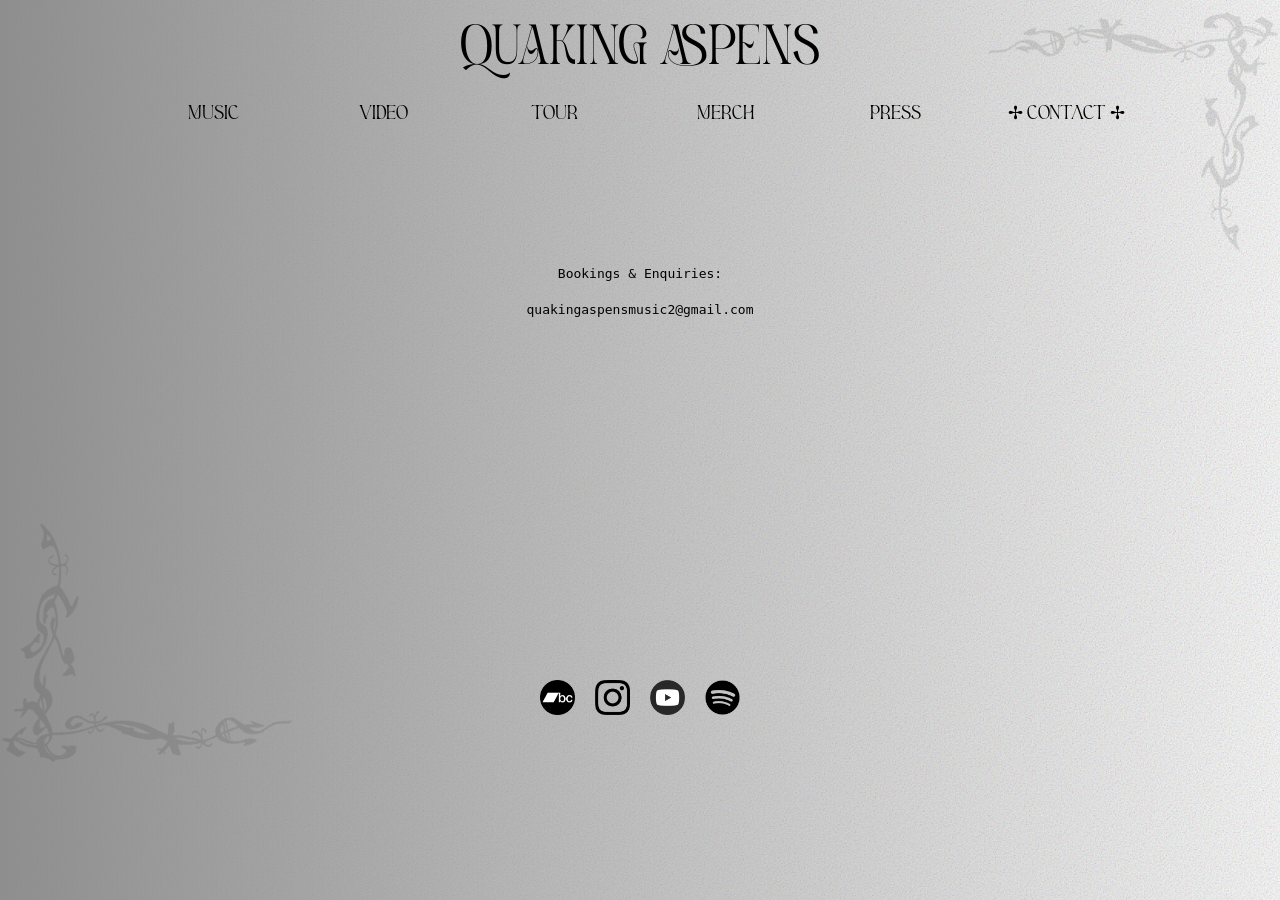
<file: contact.html>
<!DOCTYPE html>
<html lang="en">
<head>
    <meta charset="UTF-8">
    <meta name="viewport" content="width=device-width, initial-scale=1.0">
    <link rel="stylesheet" href="style.css">
    <title>Contact</title>
    <link rel="icon" type="image/x-icon" href="favicon.webp">
</head>
<body>

    
    <img id="pattern2" src="cornerpattern.webp">

    <div class="header">
        <a href="index.html" id="title">QUAKING ASPENS </a>
    </div>

    <div class="navbar">
        <a href="music.html" id="navlink">Music</a>
        <a href="video.html" id="navlink">Video</a>
        <a href="tour.html" id="navlink">Tour</a>
        <a href="merch.html" id="navlink">Merch</a>
        <a href="press.html" id="navlink">Press</a>
        <a href="contact.html" id="navlink">✢ Contact ✢</a>
    </div>

    <!-- Page content below -->

<div class="flex-container-contact">

   <div class="flex-item-contact">

        <p1> Bookings & Enquiries:<br><br>
        

        <span class="email">quakingaspensmusic2<b>@email.hidden</b>@gmail.com</span>

   </div>

    <div class="flex-item-contact">

        <!-- <p1>Socials:</p1> -->

            
    </div>

    

    

</div>


   
 
 
    <!--(Socials footer now in above container)-->

    <div class="socialbar">
            
            <a target="_blank" href="https://quakingaspens.bandcamp.com/music" id="sociallink">
            <img src="bandcamp-button-bc-circle-black-128.webp" class="social-icon">
            </a>

            <a target="_blank" href="https://www.instagram.com/quakingaspensmusic/" id="sociallink">
            <img src="Instagram_Glyph_Black.webp" class="social-icon">
            </a>

            <a target="_blank" href="https://www.youtube.com/@quakingaspensmusic" id="sociallink">
            <img src="youtube_social_circle_dark.webp" class="social-icon">
            </a>

            <a target="_blank" href="https://open.spotify.com/artist/0eVCmlLTmqU6PTSJ8fuEu4?si=Vu3pYv-vTr2m-DInXV5X5Q" id="sociallink">
                <img src="Spotify_Primary_Logo_RGB_Black.webp" class="social-icon">
                </a>
            
            </div>
    
    
    
    <div id="bottom-pattern-container">
            <img id="pattern1" src="cornerpattern.webp">
        </div>
    
</body>

</html>
</file>
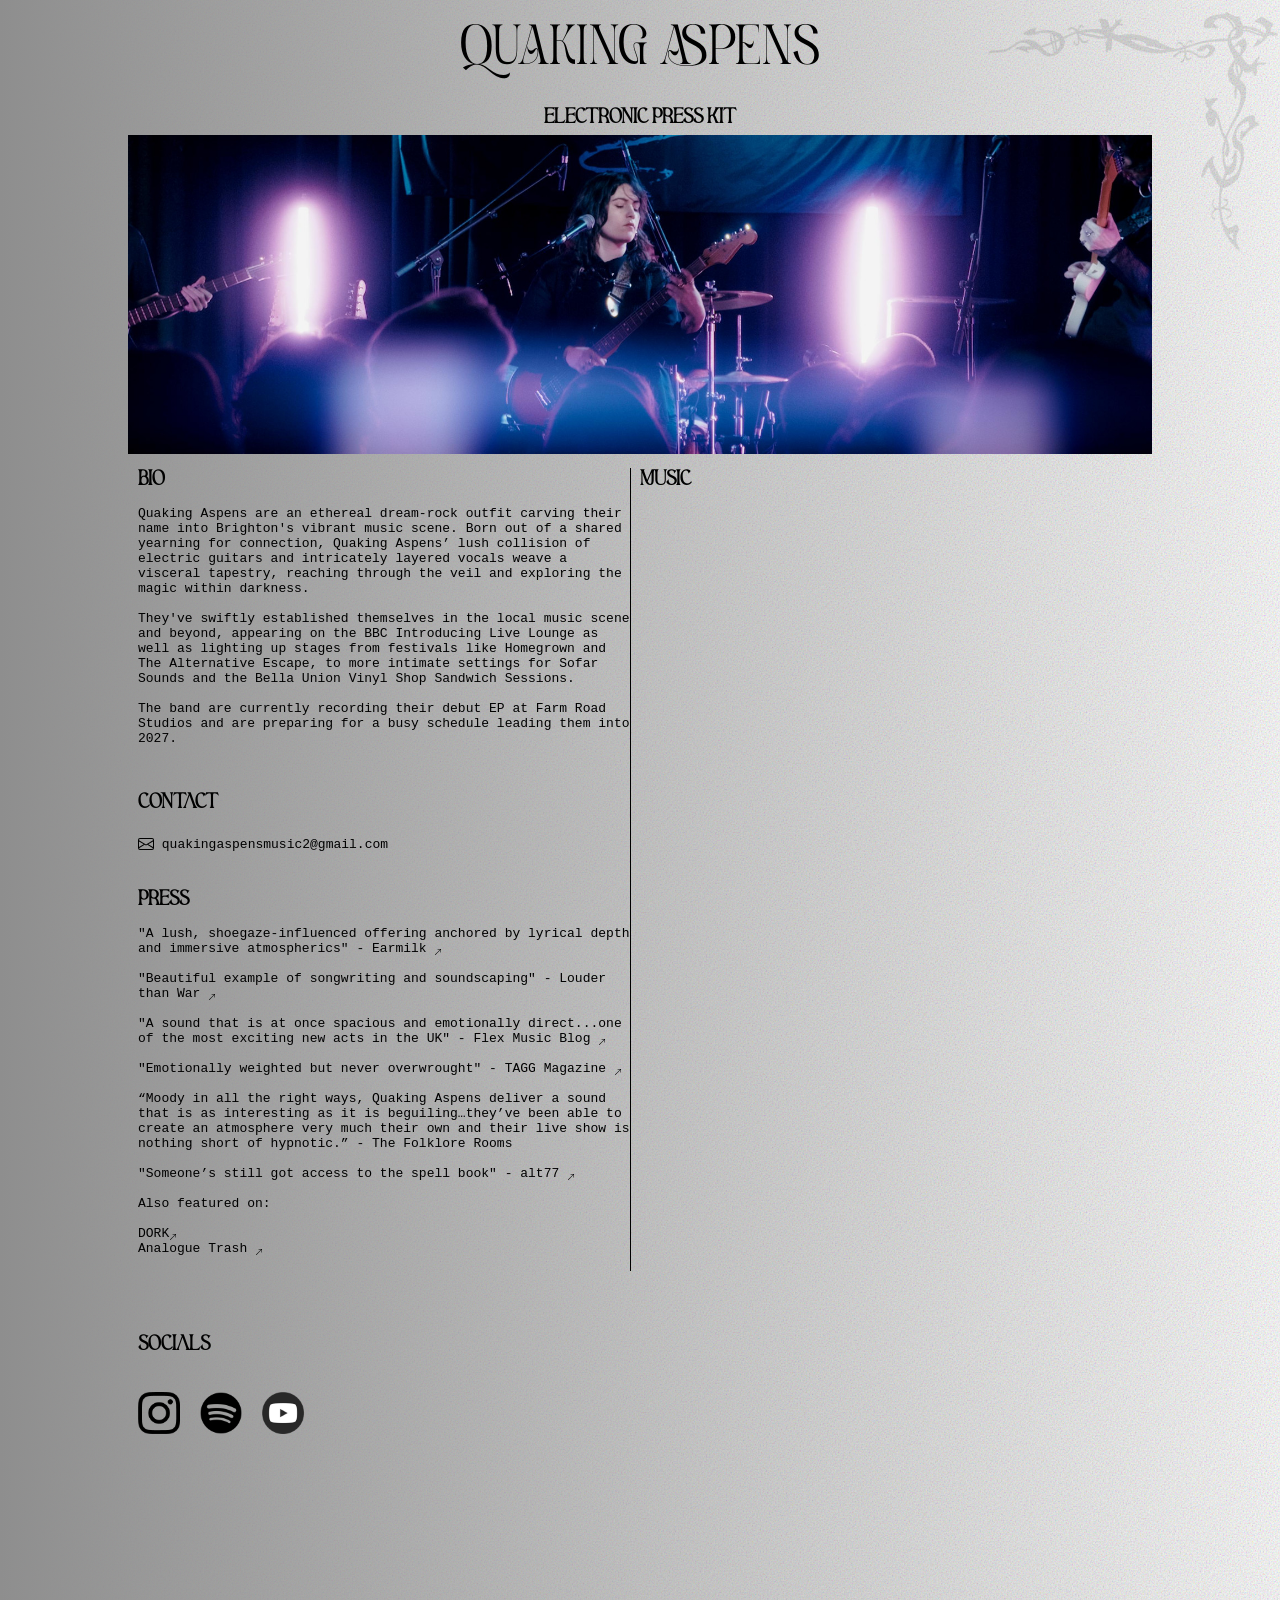
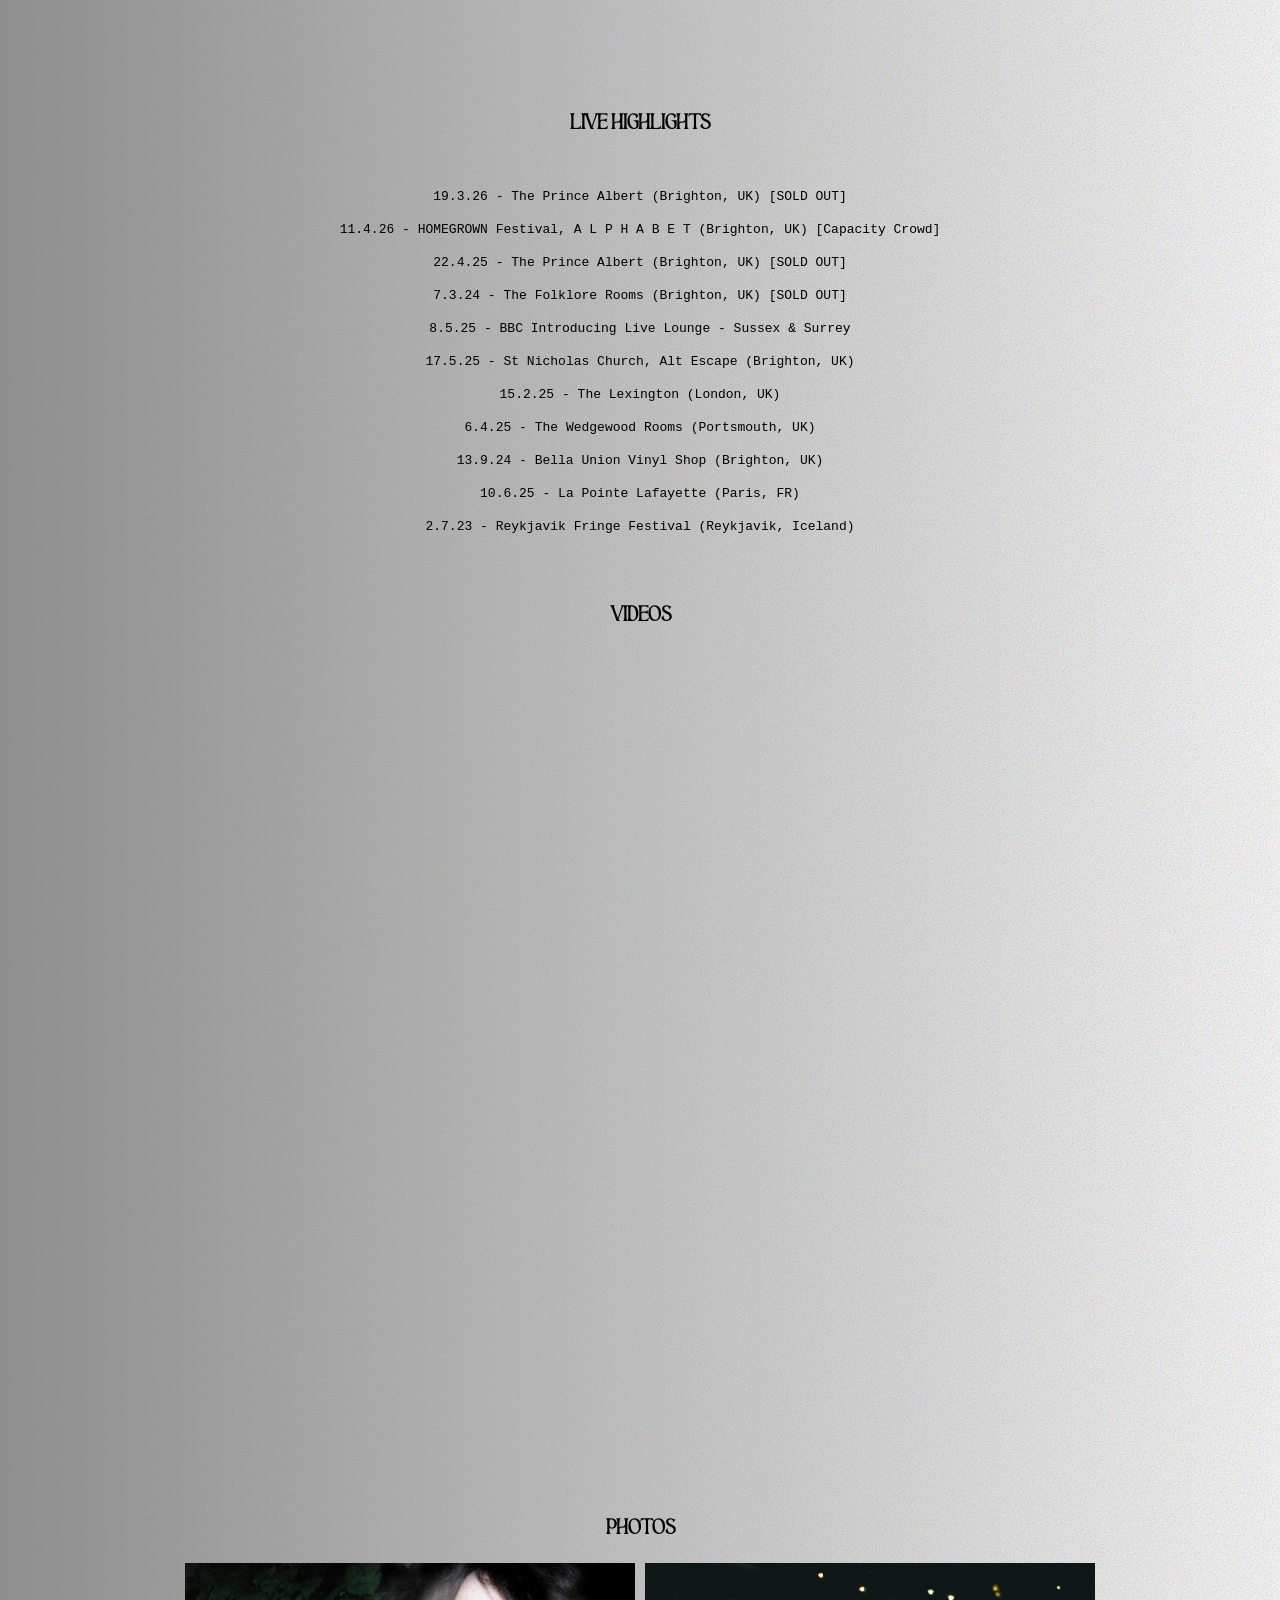
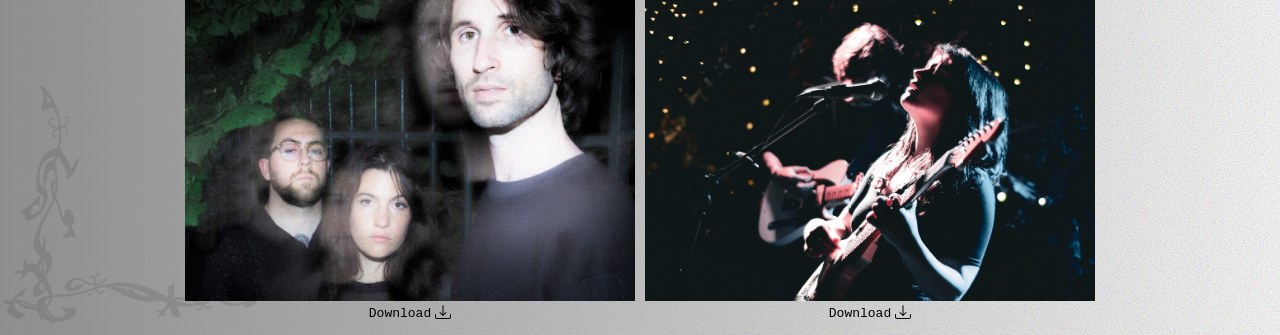
<file: epk.html>
<!DOCTYPE html>
<html lang="en">
<head>
    <meta charset="UTF-8">
    <meta name="viewport" content="width=device-width, initial-scale=1.0">
    <link rel="stylesheet" href="style.css">
    <title>Quaking Aspens</title>
    <link rel="icon" type="image/x-icon" href="favicon.webp">
</head>
<body>

     <img id="pattern2" src="cornerpattern.webp">

    <div class="header">
        <a href="index.html" id="title">QUAKING ASPENS</a>
    </div>

    <div id="epk-header">
            <h2>Electronic Press Kit</h2><br><br>

    </div>


    <img id="epk-header-img" src="qa-epk-header-crop.jpeg">

    <div id="epk-section-2">
        <div id="epk-bio">
            <h2>Bio</h2>
            <!-- <p class="epk-p">Born out of a shared yearning for connection, Quaking Aspens’ lush collision of electric guitars and intricately layered vocals weave a visceral tapestry and form a vessel with which to explore the magic within the darkness.</p> -->

            <p class="epk-p">
                <br>

                Quaking Aspens are an ethereal dream-rock outfit carving their name into Brighton's vibrant music scene. Born out of a shared yearning for connection, Quaking Aspens’ lush collision of electric guitars and intricately layered vocals weave a visceral tapestry, reaching through the veil and exploring the magic within darkness. <br><br>
                
                They've swiftly established themselves in the local music scene and beyond, appearing on the BBC Introducing Live Lounge as well as lighting up stages from festivals like Homegrown and The Alternative Escape, to more intimate settings for Sofar Sounds and the Bella Union Vinyl Shop Sandwich Sessions. <br><br>


               The band are currently recording their debut EP at Farm Road Studios and are preparing for a busy schedule leading them into 2027.<br><br><br><br>
            </p>

            <h2>Contact</h2><br>

            <p class="epk-p">
                <svg xmlns="http://www.w3.org/2000/svg" width="16" height="16" fill="currentColor" class="bi bi-envelope" viewBox="0 0 16 16">
  <path d="M0 4a2 2 0 0 1 2-2h12a2 2 0 0 1 2 2v8a2 2 0 0 1-2 2H2a2 2 0 0 1-2-2zm2-1a1 1 0 0 0-1 1v.217l7 4.2 7-4.2V4a1 1 0 0 0-1-1zm13 2.383-4.708 2.825L15 11.105zm-.034 6.876-5.64-3.471L8 9.583l-1.326-.795-5.64 3.47A1 1 0 0 0 2 13h12a1 1 0 0 0 .966-.741M1 11.105l4.708-2.897L1 5.383z"/>
</svg>
               <a href="mailto:quakingaspensmusic2@gmail.com">quakingaspensmusic2@gmail.com</a> 
            </p><br><br>

            <h2>Press</h2>
            
            <p class="epk-p">
                <br>
               <a href="https://earmilk.com/2025/07/25/folklore-vol-2-offers-a-compelling-new-chapter-for-the-uk-songwriting-collective/"> "A lush, shoegaze-influenced offering anchored by lyrical depth and immersive atmospherics" - Earmilk <svg xmlns="http://www.w3.org/2000/svg" width="8" height="8" fill="currentColor" class="bi bi-arrow-up-right" viewBox="0 0 16 16">
  <path fill-rule="evenodd" d="M14 2.5a.5.5 0 0 0-.5-.5h-6a.5.5 0 0 0 0 1h4.793L2.146 13.146a.5.5 0 0 0 .708.708L13 3.707V8.5a.5.5 0 0 0 1 0z"/>
</svg></a><br><br>

               <a href="https://louderthanwar.com/various-artists-folklore-vol-2-ep-review/"> "Beautiful example of songwriting and soundscaping" - Louder than War <svg xmlns="http://www.w3.org/2000/svg" width="8" height="8" fill="currentColor" class="bi bi-arrow-up-right" viewBox="0 0 16 16">
  <path fill-rule="evenodd" d="M14 2.5a.5.5 0 0 0-.5-.5h-6a.5.5 0 0 0 0 1h4.793L2.146 13.146a.5.5 0 0 0 .708.708L13 3.707V8.5a.5.5 0 0 0 1 0z"/>
</svg></a><br><br>


            
               <a href="https://www.flexmusicblog.com/post/folklore-volume-2-showcases-four-rising-songwriters"> "A sound that is at once spacious and emotionally direct...one of the most exciting new acts in the UK" - Flex Music Blog <svg xmlns="http://www.w3.org/2000/svg" width="8" height="8" fill="currentColor" class="bi bi-arrow-up-right" viewBox="0 0 16 16">
  <path fill-rule="evenodd" d="M14 2.5a.5.5 0 0 0-.5-.5h-6a.5.5 0 0 0 0 1h4.793L2.146 13.146a.5.5 0 0 0 .708.708L13 3.707V8.5a.5.5 0 0 0 1 0z"/>
</svg></a><br><br>


<a href="https://tagg.com.au/folklore-volume-2-showcases-a-hauntingly-beautiful-new-wave-of-indie-songwriters/"> "Emotionally weighted but never overwrought" - TAGG Magazine <svg xmlns="http://www.w3.org/2000/svg" width="8" height="8" fill="currentColor" class="bi bi-arrow-up-right" viewBox="0 0 16 16">
  <path fill-rule="evenodd" d="M14 2.5a.5.5 0 0 0-.5-.5h-6a.5.5 0 0 0 0 1h4.793L2.146 13.146a.5.5 0 0 0 .708.708L13 3.707V8.5a.5.5 0 0 0 1 0z"/>
</svg><br><br></a>


 “Moody in all the right ways, Quaking Aspens deliver a sound that is as interesting as it is beguiling…they’ve been able to create an atmosphere very much their own and their live show is nothing short of hypnotic.” - The Folklore Rooms <br><br>

<a href="https://alt77.com/quaking-aspens-and-honey-daze-reviewed/"> "Someone’s still got access to the spell book" - alt77 <svg xmlns="http://www.w3.org/2000/svg" width="8" height="8" fill="currentColor" class="bi bi-arrow-up-right" viewBox="0 0 16 16">
  <path fill-rule="evenodd" d="M14 2.5a.5.5 0 0 0-.5-.5h-6a.5.5 0 0 0 0 1h4.793L2.146 13.146a.5.5 0 0 0 .708.708L13 3.707V8.5a.5.5 0 0 0 1 0z"/>
</svg></a><br><br>

<p1>Also featured on:<br><br><a href="https://readdork.com/news/folklore-records-compilation">DORK<svg xmlns="http://www.w3.org/2000/svg" width="8" height="8" fill="currentColor" class="bi bi-arrow-up-right" viewBox="0 0 16 16">
  <path fill-rule="evenodd" d="M14 2.5a.5.5 0 0 0-.5-.5h-6a.5.5 0 0 0 0 1h4.793L2.146 13.146a.5.5 0 0 0 .708.708L13 3.707V8.5a.5.5 0 0 0 1 0z"/>
</svg></a> <br>
<a href="https://www.analoguetrash.com/blog/quaking-aspens-flume">Analogue Trash <svg xmlns="http://www.w3.org/2000/svg" width="8" height="8" fill="currentColor" class="bi bi-arrow-up-right" viewBox="0 0 16 16">
  <path fill-rule="evenodd" d="M14 2.5a.5.5 0 0 0-.5-.5h-6a.5.5 0 0 0 0 1h4.793L2.146 13.146a.5.5 0 0 0 .708.708L13 3.707V8.5a.5.5 0 0 0 1 0z"/>
</svg></a> 
</p1><br><br>

            </p>

        </div>

        <div id="epk-divider"></div>

        <div id="epk-music">
            <h2>Music</h2>
            <br>
            <iframe style="border: 0; width: 100%; height: 120px;" src="https://bandcamp.com/EmbeddedPlayer/album=496530431/size=large/bgcol=333333/linkcol=ffffff/tracklist=false/artwork=small/track=202425297/transparent=true/" seamless><a href="https://folklorerecords.bandcamp.com/album/folklore-volume-2">Folklore Volume 2 by Quaking Aspens</a></iframe>
            <iframe style="border: 0; width: 100%; height: 120px;" src="https://bandcamp.com/EmbeddedPlayer/track=1761645664/size=large/bgcol=333333/linkcol=ffffff/tracklist=false/artwork=small/transparent=true/" seamless><a href="https://quakingaspens.bandcamp.com/track/where-you-go-2">Where You Go by Quaking Aspens</a></iframe>
            <iframe style="border: 0; width: 100%; height: 120px;" src="https://bandcamp.com/EmbeddedPlayer/track=3437678611/size=large/bgcol=333333/linkcol=ffffff/tracklist=false/artwork=small/transparent=true/" seamless><a href="https://quakingaspens.bandcamp.com/track/dragon">Dragon by Quaking Aspens</a></iframe>
            <iframe style="border: 0; width: 100%; height: 120px;" src="https://bandcamp.com/EmbeddedPlayer/track=209699489/size=large/bgcol=333333/linkcol=ffffff/tracklist=false/artwork=small/transparent=true/" seamless><a href="https://quakingaspens.bandcamp.com/track/passages">Passages by Quaking Aspens</a></iframe>
            <iframe style="border: 0; width: 100%; height: 120px;" src="https://bandcamp.com/EmbeddedPlayer/track=3796330896/size=large/bgcol=333333/linkcol=ffffff/tracklist=false/artwork=small/transparent=true/" seamless><a href="https://quakingaspens.bandcamp.com/track/what-you-need">What You Need by Quaking Aspens</a></iframe>

        </div>
    </div>

   
        
<div id="epk-social-section">
        
        <h2>Socials</h2><br><br>

        <div id="epk-social-bar">

            

            <a target="_blank" href="https://www.instagram.com/quakingaspensmusic/" id="sociallink">
            <img src="Instagram_Glyph_Black.webp" class="epk-social-icon">
            </a>

            <a target="_blank" href="https://open.spotify.com/artist/0eVCmlLTmqU6PTSJ8fuEu4?si=Vu3pYv-vTr2m-DInXV5X5Q" id="sociallink">
                <img src="Spotify_Primary_Logo_RGB_Black.webp" class="epk-social-icon">
                </a>

            <a target="_blank" href="https://www.youtube.com/@quakingaspensmusic" id="sociallink">
            <img src="youtube_social_circle_dark.webp" class="epk-social-icon">
            </a>

            

        </div>
            
        <div id="epk-socials-scroll-container">

            <video autoplay muted loop class="epk-scroll">
                <source src="qa-insta-crop.mp4" type="video/mp4">
            </video>
        
            <video autoplay muted loop class="epk-scroll">
                <source src="qa-spotify-crop.mp4" type="video/mp4">
            </video>

            <video autoplay muted loop class="epk-scroll">
                <source src="qa-yt-crop.mp4" type="video/mp4">
            </video>

        

        </div>
         
            



   

        

            
        
    </div>

    <div id="epk-live-highlights">

        <h2>Live Highlights</h2><br><br><br>

        <p1>19.3.26 - The Prince Albert (Brighton, UK) [SOLD OUT] </p1> <br>
        <p1>11.4.26 - HOMEGROWN Festival, A L P H A B E T (Brighton, UK) [Capacity Crowd]</p1><br>
        <p1>22.4.25 - The Prince Albert (Brighton, UK) [SOLD OUT] </p1> <br>
        <p1>7.3.24 - The Folklore Rooms (Brighton, UK) [SOLD OUT]</p1><br>
        <p1>8.5.25 - BBC Introducing Live Lounge - Sussex & Surrey</p1><br>
        <p1>17.5.25 - St Nicholas Church, Alt Escape (Brighton, UK)</p1><br>
        <p1>15.2.25 - The Lexington (London, UK)</p1><br>
        <p1>6.4.25 - The Wedgewood Rooms (Portsmouth, UK)</p1><br>
        <p1>13.9.24 - Bella Union Vinyl Shop (Brighton, UK)</p1><br>
        <p1>10.6.25 - La Pointe Lafayette (Paris, FR)</p1><br>    
        <p1>2.7.23 - Reykjavik Fringe Festival (Reykjavik, Iceland)</p1><br>

    </div>
    

    <div id="epk-video-section">

        <h2>Videos</h2><br><br>

        <!-- <div id="epk-main-video">
            <iframe class="epk-main-youtube-video" src="https://www.youtube.com/embed/yz75Yudf8F4?si=Hw0fCox7KFQvg4vO" title="YouTube video player" frameborder="0" allow="accelerometer; autoplay; clipboard-write; encrypted-media; gyroscope; picture-in-picture; web-share" referrerpolicy="strict-origin-when-cross-origin" allowfullscreen></iframe>

        </div> -->

        <div id="epk-videos">


       <iframe class="epk-youtube-video" src="https://www.youtube.com/embed/J6BYU50tiU8?si=btoDPYpgvAwSoO3A" title="YouTube video player" frameborder="0" allow="accelerometer; autoplay; clipboard-write; encrypted-media; gyroscope; picture-in-picture; web-share" referrerpolicy="strict-origin-when-cross-origin" allowfullscreen></iframe>

        <iframe class="epk-youtube-video" src="https://www.youtube.com/embed/EqeTCrshJSw?si=Nb6S3lmd1LHgrZlB" title="YouTube video player" frameborder="0" allow="accelerometer; autoplay; clipboard-write; encrypted-media; gyroscope; picture-in-picture; web-share" referrerpolicy="strict-origin-when-cross-origin" allowfullscreen></iframe>

        <iframe class="epk-youtube-video" src="https://www.youtube.com/embed/yz75Yudf8F4?si=Hw0fCox7KFQvg4vO" title="YouTube video player" frameborder="0" allow="accelerometer; autoplay; clipboard-write; encrypted-media; gyroscope; picture-in-picture; web-share" referrerpolicy="strict-origin-when-cross-origin" allowfullscreen></iframe>

        <iframe class="epk-youtube-video" src="https://www.youtube.com/embed/_-Icg-33_94?si=4OTik9JDlL-P2m9_" title="YouTube video player" frameborder="0" allow="accelerometer; autoplay; clipboard-write; encrypted-media; gyroscope; picture-in-picture; web-share" referrerpolicy="strict-origin-when-cross-origin" allowfullscreen></iframe>

          <iframe class="epk-youtube-video" src="https://www.youtube.com/embed/nzBnWZv6tNU?si=IcIQpWGaA-h0kf5R" title="YouTube video player" frameborder="0" allow="accelerometer; autoplay; clipboard-write; encrypted-media; gyroscope; picture-in-picture; web-share" referrerpolicy="strict-origin-when-cross-origin" allowfullscreen></iframe>

        <iframe class="epk-youtube-video" src="https://www.youtube.com/embed/jzqqfZoQBMU?si=XzLeh0WR-hic5rgk" title="YouTube video player" frameborder="0" allow="accelerometer; autoplay; clipboard-write; encrypted-media; gyroscope; picture-in-picture; web-share" referrerpolicy="strict-origin-when-cross-origin" allowfullscreen></iframe>

        
        <!-- <iframe class="epk-youtube-video" src="https://www.youtube.com/embed/ucz77WFWuUk?si=IQg9qX7NpKWBQk8Q" title="YouTube video player" frameborder="0" allow="accelerometer; autoplay; clipboard-write; encrypted-media; gyroscope; picture-in-picture; web-share" referrerpolicy="strict-origin-when-cross-origin" allowfullscreen></iframe> -->

        
        

       

         


        </div>

    </div>

    

    <div id="epk-press-photo-section">

        <h2>Photos</h2><br>

        <div id="epk-press-photo-container-container">

              <div class="epk-press-photo-container">
            <img class="epk-press-photo" src="webp\Quaking Aspens - Clara De Latour 2.webp" width="450">
            <a href="webp\Quaking Aspens - Clara De Latour 2.webp" download><p1>Download</p1>  
                <svg xmlns="http://www.w3.org/2000/svg" width="16" height="16" fill="currentColor" class="bi bi-download" viewBox="0 0 16 16">
  <path d="M.5 9.9a.5.5 0 0 1 .5.5v2.5a1 1 0 0 0 1 1h12a1 1 0 0 0 1-1v-2.5a.5.5 0 0 1 1 0v2.5a2 2 0 0 1-2 2H2a2 2 0 0 1-2-2v-2.5a.5.5 0 0 1 .5-.5"/>
  <path d="M7.646 11.854a.5.5 0 0 0 .708 0l3-3a.5.5 0 0 0-.708-.708L8.5 10.293V1.5a.5.5 0 0 0-1 0v8.793L5.354 8.146a.5.5 0 1 0-.708.708z"/>
                </svg>
            </a>
        </div>

        <div class="epk-press-photo-container">
            <img class="epk-press-photo" src="Hi Res\Quaking Aspens - Jun Bung Lee 2.jpg" width="450">
            <a href="Hi Res\Quaking Aspens - Jun Bung Lee 2.jpg" download><p1>Download</p1>  
                <svg xmlns="http://www.w3.org/2000/svg" width="16" height="16" fill="currentColor" class="bi bi-download" viewBox="0 0 16 16">
  <path d="M.5 9.9a.5.5 0 0 1 .5.5v2.5a1 1 0 0 0 1 1h12a1 1 0 0 0 1-1v-2.5a.5.5 0 0 1 1 0v2.5a2 2 0 0 1-2 2H2a2 2 0 0 1-2-2v-2.5a.5.5 0 0 1 .5-.5"/>
  <path d="M7.646 11.854a.5.5 0 0 0 .708 0l3-3a.5.5 0 0 0-.708-.708L8.5 10.293V1.5a.5.5 0 0 0-1 0v8.793L5.354 8.146a.5.5 0 1 0-.708.708z"/>
                </svg>
            </a>
        </div>


        </div>

      
        
    </div>
    

    


     <div id="bottom-pattern-container">
            <img id="pattern1" src="cornerpattern.webp">
        </div>
    
</body>
</html>
</file>
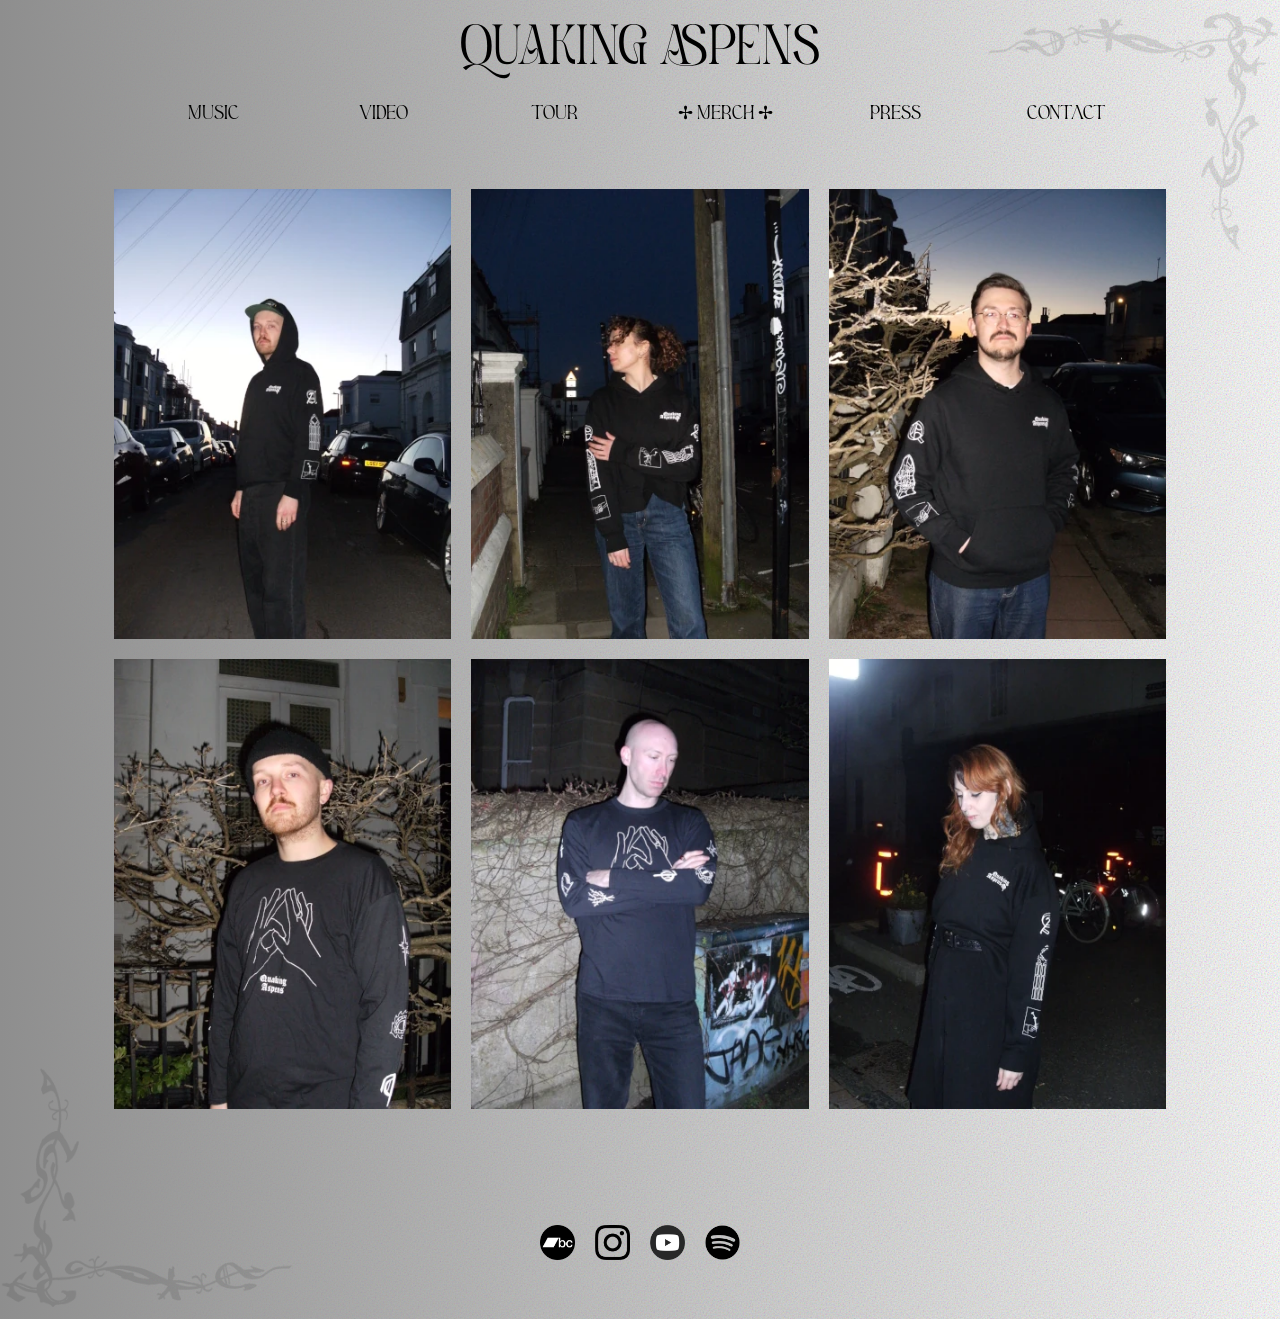
<file: merch.html>
<!DOCTYPE html>
<html lang="en">
<head>
    <meta charset="UTF-8">
    <meta name="viewport" content="width=device-width, initial-scale=1.0">
    <link rel="stylesheet" href="style.css">
    <title>Merch</title>
    <link rel="icon" type="image/x-icon" href="favicon.webp">
</head>
<body>

   
    <img id="pattern2" src="cornerpattern.webp">

    <div class="header">
        <a href="index.html" id="title">QUAKING ASPENS </a>
    </div>

    <div class="navbar">
        <a href="music.html" id="navlink">Music</a>
        <a href="video.html" id="navlink">Video</a>
        <a href="tour.html" id="navlink">Tour</a>
        <a href="merch.html" id="navlink">✢ Merch ✢</a>
        <a href="press.html" id="navlink">Press</a>
        <a href="contact.html" id="navlink">Contact</a>
    </div>

    <!-- Page content below -->
     
<!-- <div id="merch-landing">
    <p1>[ coming soon ]</p1>
</div> -->

<div id="merch-showgrid">
    <img class="merch-img" src="temp merch\DSCF7659.webp">
    <img class="merch-img" src="temp merch\DSCF7668.webp">
    <img class="merch-img" src="temp merch\DSCF7677.webp">
    <img class="merch-img" src="temp merch\DSCF7689.webp">
    <img class="merch-img" src="temp merch\DSCF7701.webp">
    <img class="merch-img" src="temp merch\DSCF7706.webp">
</div>
    
    <!--Footer below-->

    <div class="socialbar">
        
        <a target="_blank" href="https://quakingaspens.bandcamp.com/music" id="sociallink">
        <img src="bandcamp-button-bc-circle-black-128.webp" class="social-icon">
        </a>

        <a target="_blank" href="https://www.instagram.com/quakingaspensmusic/" id="sociallink">
        <img src="Instagram_Glyph_Black.webp" class="social-icon">
        </a>

        <a target="_blank" href="https://www.youtube.com/@quakingaspensmusic" id="sociallink">
        <img src="youtube_social_circle_dark.webp" class="social-icon">
        </a>

        <a target="_blank" href="https://open.spotify.com/artist/0eVCmlLTmqU6PTSJ8fuEu4?si=Vu3pYv-vTr2m-DInXV5X5Q" id="sociallink">
            <img src="Spotify_Primary_Logo_RGB_Black.webp" class="social-icon">
            </a>
        
    </div>

<div id="bottom-pattern-container">
            <img id="pattern1" src="cornerpattern.webp">
        </div>

</body>
</html>
</file>
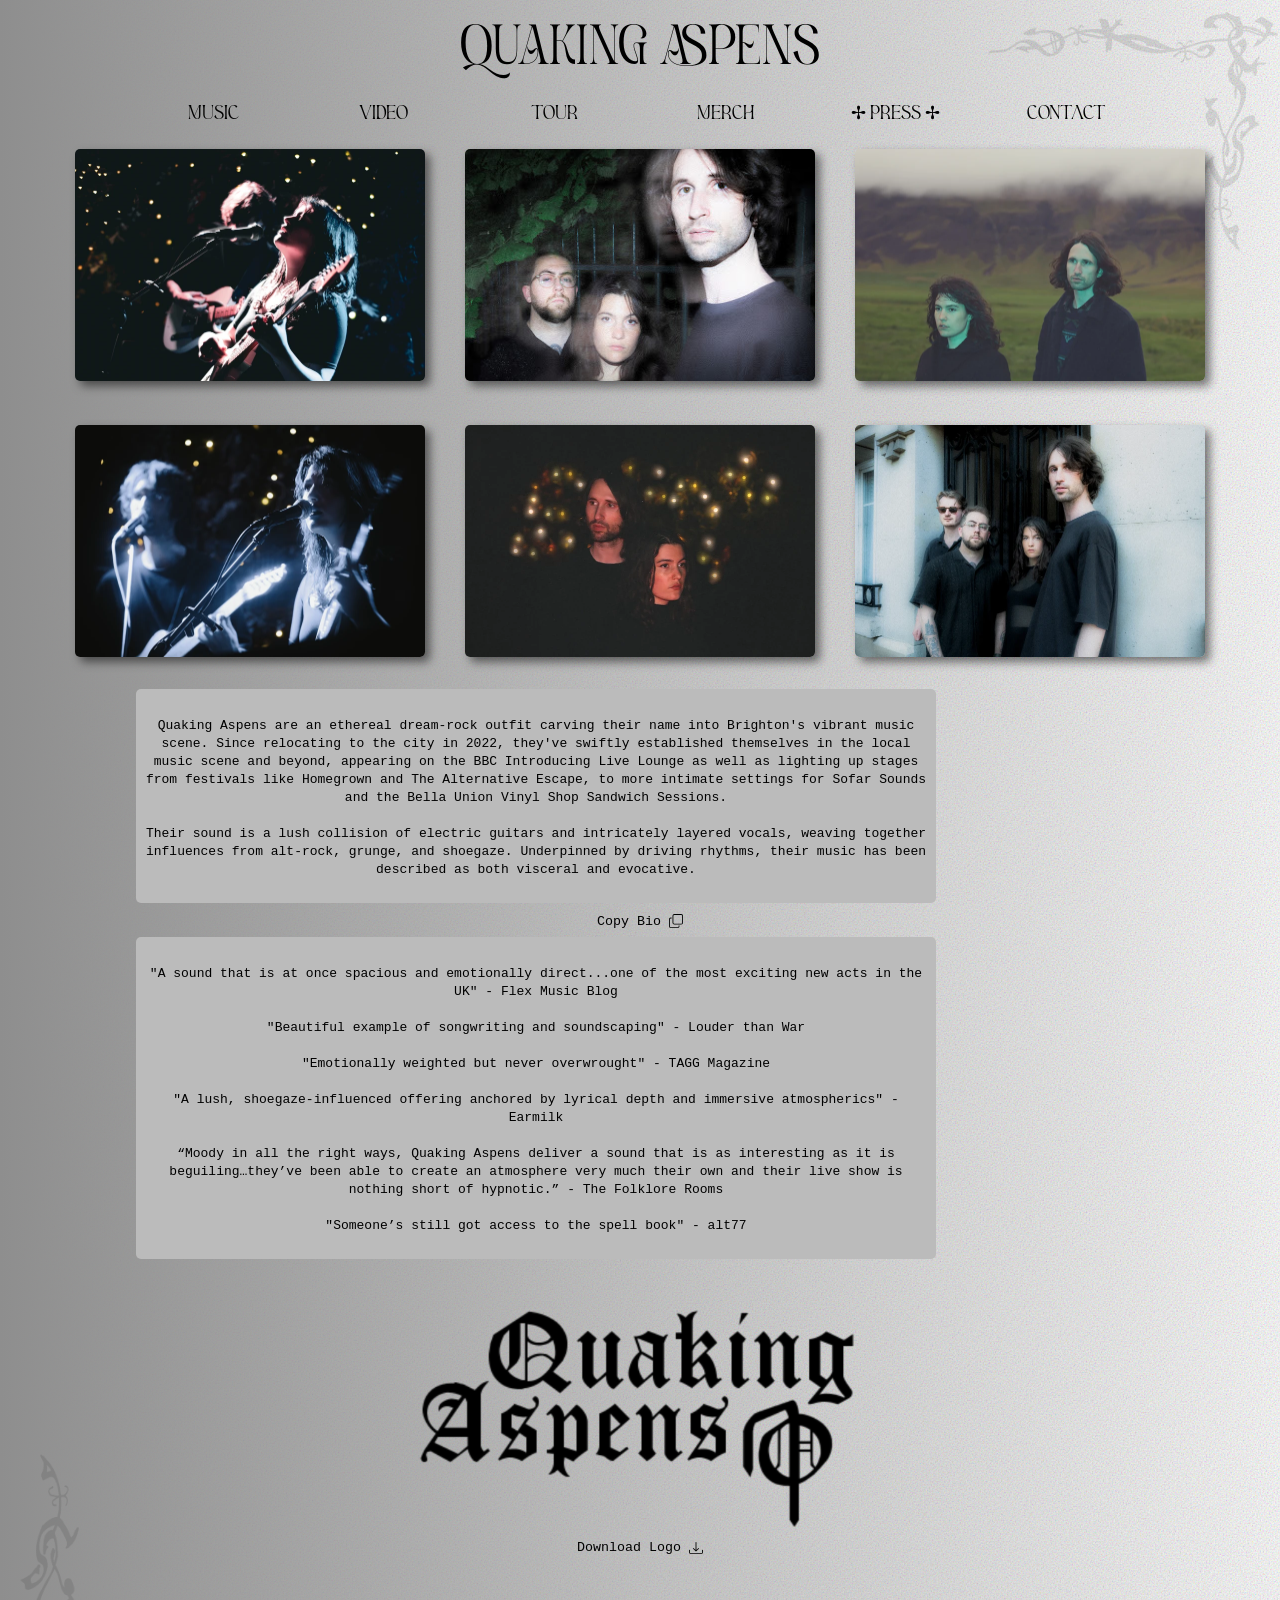
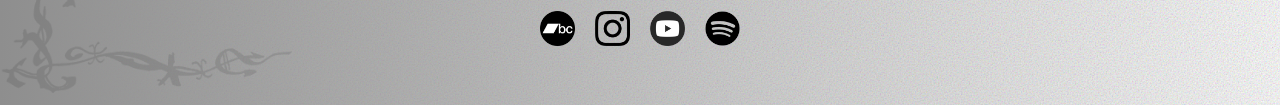
<file: press.html>
<!DOCTYPE html>
<html lang="en">
<head>
    <meta charset="UTF-8">
    <meta name="viewport" content="width=device-width, initial-scale=1.0">
    <link rel="stylesheet" href="style.css">
    <title>Press</title>
    <link rel="icon" type="image/x-icon" href="favicon.webp">
</head>
<body>

    
    <img id="pattern2" src="cornerpattern.webp">

    <div class="header">
        <a href="index.html" id="title">QUAKING ASPENS </a>
    </div>

    <div class="navbar">
        <a href="music.html" id="navlink">Music</a>
        <a href="video.html" id="navlink">Video</a>
        <a href="tour.html" id="navlink">Tour</a>
        <a href="merch.html" id="navlink">Merch</a>
        <a href="press.html" id="navlink">✢ Press ✢</a>
        <a href="contact.html" id="navlink">Contact</a>
    </div>

    <!-- Page content below -->



<div id="pic-section-layout">

    <div id="flex-container-pics"></div>

    <div id="flex-container-pics">
        
        <div id="flex-item-pic" onmouseenter="picOverlayIn('pic1overlay','press-img-1')" onmouseleave="picOverlayOut('pic1overlay','press-img-1')">

            <a target="_blank" href="Hi Res\Quaking Aspens - Jun Bung Lee 2.jpg">
            <img class="press-img" id="press-img-1" src="webp\Quaking Aspens - Jun Bung Lee 2.webp">            
            </a>

            <div class="press-pic-overlay" id="pic1overlay">

                <p><svg xmlns="http://www.w3.org/2000/svg" width="16" height="16" fill="currentColor" class="bi bi-camera" viewBox="0 0 16 16">
                    <path d="M15 12a1 1 0 0 1-1 1H2a1 1 0 0 1-1-1V6a1 1 0 0 1 1-1h1.172a3 3 0 0 0 2.12-.879l.83-.828A1 1 0 0 1 6.827 3h2.344a1 1 0 0 1 .707.293l.828.828A3 3 0 0 0 12.828 5H14a1 1 0 0 1 1 1zM2 4a2 2 0 0 0-2 2v6a2 2 0 0 0 2 2h12a2 2 0 0 0 2-2V6a2 2 0 0 0-2-2h-1.172a2 2 0 0 1-1.414-.586l-.828-.828A2 2 0 0 0 9.172 2H6.828a2 2 0 0 0-1.414.586l-.828.828A2 2 0 0 1 3.172 4z"/>
                    <path d="M8 11a2.5 2.5 0 1 1 0-5 2.5 2.5 0 0 1 0 5m0 1a3.5 3.5 0 1 0 0-7 3.5 3.5 0 0 0 0 7M3 6.5a.5.5 0 1 1-1 0 .5.5 0 0 1 1 0"/>
                </svg> Jun Bung Lee</p>

                <p>Download Hi-Res <svg xmlns="http://www.w3.org/2000/svg" width="16" height="16" fill="currentColor" class="bi bi-download" viewBox="0 0 16 16">
                    <path d="M.5 9.9a.5.5 0 0 1 .5.5v2.5a1 1 0 0 0 1 1h12a1 1 0 0 0 1-1v-2.5a.5.5 0 0 1 1 0v2.5a2 2 0 0 1-2 2H2a2 2 0 0 1-2-2v-2.5a.5.5 0 0 1 .5-.5"/>
                    <path d="M7.646 11.854a.5.5 0 0 0 .708 0l3-3a.5.5 0 0 0-.708-.708L8.5 10.293V1.5a.5.5 0 0 0-1 0v8.793L5.354 8.146a.5.5 0 1 0-.708.708z"/>
                </svg></p>

            </div>
        </div>

        <div id="flex-item-pic" onmouseenter="picOverlayIn('pic2overlay','press-img-2')" onmouseleave="picOverlayOut('pic2overlay','press-img-2')">
            <a target="_blank" href="Hi Res\Quaking Aspens - Clara De Latour 2.jpg">
            <img class="press-img" id="press-img-2" src="webp\Quaking Aspens - Clara De Latour 2.webp">
            </a>

            <div class="press-pic-overlay" id="pic2overlay">

                <p><svg xmlns="http://www.w3.org/2000/svg" width="16" height="16" fill="currentColor" class="bi bi-camera" viewBox="0 0 16 16">
                    <path d="M15 12a1 1 0 0 1-1 1H2a1 1 0 0 1-1-1V6a1 1 0 0 1 1-1h1.172a3 3 0 0 0 2.12-.879l.83-.828A1 1 0 0 1 6.827 3h2.344a1 1 0 0 1 .707.293l.828.828A3 3 0 0 0 12.828 5H14a1 1 0 0 1 1 1zM2 4a2 2 0 0 0-2 2v6a2 2 0 0 0 2 2h12a2 2 0 0 0 2-2V6a2 2 0 0 0-2-2h-1.172a2 2 0 0 1-1.414-.586l-.828-.828A2 2 0 0 0 9.172 2H6.828a2 2 0 0 0-1.414.586l-.828.828A2 2 0 0 1 3.172 4z"/>
                    <path d="M8 11a2.5 2.5 0 1 1 0-5 2.5 2.5 0 0 1 0 5m0 1a3.5 3.5 0 1 0 0-7 3.5 3.5 0 0 0 0 7M3 6.5a.5.5 0 1 1-1 0 .5.5 0 0 1 1 0"/>
                </svg> Clara De Latour</p>

                <p>Download Hi-Res <svg xmlns="http://www.w3.org/2000/svg" width="16" height="16" fill="currentColor" class="bi bi-download" viewBox="0 0 16 16">
                    <path d="M.5 9.9a.5.5 0 0 1 .5.5v2.5a1 1 0 0 0 1 1h12a1 1 0 0 0 1-1v-2.5a.5.5 0 0 1 1 0v2.5a2 2 0 0 1-2 2H2a2 2 0 0 1-2-2v-2.5a.5.5 0 0 1 .5-.5"/>
                    <path d="M7.646 11.854a.5.5 0 0 0 .708 0l3-3a.5.5 0 0 0-.708-.708L8.5 10.293V1.5a.5.5 0 0 0-1 0v8.793L5.354 8.146a.5.5 0 1 0-.708.708z"/>
                </svg></p>

            </div>
        </div>

        <div id="flex-item-pic" onmouseenter="picOverlayIn('pic3overlay','press-img-3')" onmouseleave="picOverlayOut('pic3overlay','press-img-3')">
            <a target="_blank" href="Hi Res\Quaking Aspens - Iceland.jpg">
            <img class="press-img" id="press-img-3" src="webp\Quaking Aspens - Iceland.webp">
            </a>

            <div class="press-pic-overlay" id="pic3overlay">

                <p><svg xmlns="http://www.w3.org/2000/svg" width="16" height="16" fill="currentColor" class="bi bi-camera" viewBox="0 0 16 16">
                    <path d="M15 12a1 1 0 0 1-1 1H2a1 1 0 0 1-1-1V6a1 1 0 0 1 1-1h1.172a3 3 0 0 0 2.12-.879l.83-.828A1 1 0 0 1 6.827 3h2.344a1 1 0 0 1 .707.293l.828.828A3 3 0 0 0 12.828 5H14a1 1 0 0 1 1 1zM2 4a2 2 0 0 0-2 2v6a2 2 0 0 0 2 2h12a2 2 0 0 0 2-2V6a2 2 0 0 0-2-2h-1.172a2 2 0 0 1-1.414-.586l-.828-.828A2 2 0 0 0 9.172 2H6.828a2 2 0 0 0-1.414.586l-.828.828A2 2 0 0 1 3.172 4z"/>
                    <path d="M8 11a2.5 2.5 0 1 1 0-5 2.5 2.5 0 0 1 0 5m0 1a3.5 3.5 0 1 0 0-7 3.5 3.5 0 0 0 0 7M3 6.5a.5.5 0 1 1-1 0 .5.5 0 0 1 1 0"/>
                </svg> Quaking Aspens</p>

                <p>Download Hi-Res <svg xmlns="http://www.w3.org/2000/svg" width="16" height="16" fill="currentColor" class="bi bi-download" viewBox="0 0 16 16">
                    <path d="M.5 9.9a.5.5 0 0 1 .5.5v2.5a1 1 0 0 0 1 1h12a1 1 0 0 0 1-1v-2.5a.5.5 0 0 1 1 0v2.5a2 2 0 0 1-2 2H2a2 2 0 0 1-2-2v-2.5a.5.5 0 0 1 .5-.5"/>
                    <path d="M7.646 11.854a.5.5 0 0 0 .708 0l3-3a.5.5 0 0 0-.708-.708L8.5 10.293V1.5a.5.5 0 0 0-1 0v8.793L5.354 8.146a.5.5 0 1 0-.708.708z"/>
                </svg></p>

            </div>
        </div>

        

        <div id="flex-item-pic" onmouseenter="picOverlayIn('pic4overlay','press-img-4')" onmouseleave="picOverlayOut('pic4overlay','press-img-4')">
            <a target="_blank" href="Hi Res\Quaking Aspens - Jun Bung Lee 1.jpg">
            <img class="press-img" id="press-img-4" src="webp\Quaking Aspens - Jun Bung Lee 1.webp">
            </a>
            
            <div class="press-pic-overlay" id="pic4overlay">

                <p><svg xmlns="http://www.w3.org/2000/svg" width="16" height="16" fill="currentColor" class="bi bi-camera" viewBox="0 0 16 16">
                    <path d="M15 12a1 1 0 0 1-1 1H2a1 1 0 0 1-1-1V6a1 1 0 0 1 1-1h1.172a3 3 0 0 0 2.12-.879l.83-.828A1 1 0 0 1 6.827 3h2.344a1 1 0 0 1 .707.293l.828.828A3 3 0 0 0 12.828 5H14a1 1 0 0 1 1 1zM2 4a2 2 0 0 0-2 2v6a2 2 0 0 0 2 2h12a2 2 0 0 0 2-2V6a2 2 0 0 0-2-2h-1.172a2 2 0 0 1-1.414-.586l-.828-.828A2 2 0 0 0 9.172 2H6.828a2 2 0 0 0-1.414.586l-.828.828A2 2 0 0 1 3.172 4z"/>
                    <path d="M8 11a2.5 2.5 0 1 1 0-5 2.5 2.5 0 0 1 0 5m0 1a3.5 3.5 0 1 0 0-7 3.5 3.5 0 0 0 0 7M3 6.5a.5.5 0 1 1-1 0 .5.5 0 0 1 1 0"/>
                </svg> Jun Bung Lee</p>

                <p>Download Hi-Res <svg xmlns="http://www.w3.org/2000/svg" width="16" height="16" fill="currentColor" class="bi bi-download" viewBox="0 0 16 16">
                    <path d="M.5 9.9a.5.5 0 0 1 .5.5v2.5a1 1 0 0 0 1 1h12a1 1 0 0 0 1-1v-2.5a.5.5 0 0 1 1 0v2.5a2 2 0 0 1-2 2H2a2 2 0 0 1-2-2v-2.5a.5.5 0 0 1 .5-.5"/>
                    <path d="M7.646 11.854a.5.5 0 0 0 .708 0l3-3a.5.5 0 0 0-.708-.708L8.5 10.293V1.5a.5.5 0 0 0-1 0v8.793L5.354 8.146a.5.5 0 1 0-.708.708z"/>
                </svg></p>

            </div>
        </div>

        

        <div id="flex-item-pic" onmouseenter="picOverlayIn('pic5overlay','press-img-5')" onmouseleave="picOverlayOut('pic5overlay','press-img-5')">
            <a target="_blank" href="Hi Res\Quaking Aspens - Lights.jpeg">
            <img class="press-img" id="press-img-5" src="webp\Quaking Aspens - Lights.webp">
            </a>

            <div class="press-pic-overlay" id="pic5overlay">

                <p><svg xmlns="http://www.w3.org/2000/svg" width="16" height="16" fill="currentColor" class="bi bi-camera" viewBox="0 0 16 16">
                    <path d="M15 12a1 1 0 0 1-1 1H2a1 1 0 0 1-1-1V6a1 1 0 0 1 1-1h1.172a3 3 0 0 0 2.12-.879l.83-.828A1 1 0 0 1 6.827 3h2.344a1 1 0 0 1 .707.293l.828.828A3 3 0 0 0 12.828 5H14a1 1 0 0 1 1 1zM2 4a2 2 0 0 0-2 2v6a2 2 0 0 0 2 2h12a2 2 0 0 0 2-2V6a2 2 0 0 0-2-2h-1.172a2 2 0 0 1-1.414-.586l-.828-.828A2 2 0 0 0 9.172 2H6.828a2 2 0 0 0-1.414.586l-.828.828A2 2 0 0 1 3.172 4z"/>
                    <path d="M8 11a2.5 2.5 0 1 1 0-5 2.5 2.5 0 0 1 0 5m0 1a3.5 3.5 0 1 0 0-7 3.5 3.5 0 0 0 0 7M3 6.5a.5.5 0 1 1-1 0 .5.5 0 0 1 1 0"/>
                </svg> Quaking Aspens</p>

                <p>Download Hi-Res <svg xmlns="http://www.w3.org/2000/svg" width="16" height="16" fill="currentColor" class="bi bi-download" viewBox="0 0 16 16">
                    <path d="M.5 9.9a.5.5 0 0 1 .5.5v2.5a1 1 0 0 0 1 1h12a1 1 0 0 0 1-1v-2.5a.5.5 0 0 1 1 0v2.5a2 2 0 0 1-2 2H2a2 2 0 0 1-2-2v-2.5a.5.5 0 0 1 .5-.5"/>
                    <path d="M7.646 11.854a.5.5 0 0 0 .708 0l3-3a.5.5 0 0 0-.708-.708L8.5 10.293V1.5a.5.5 0 0 0-1 0v8.793L5.354 8.146a.5.5 0 1 0-.708.708z"/>
                </svg></p>

            </div>
        </div>

        <div id="flex-item-pic" onmouseenter="picOverlayIn('pic6overlay','press-img-6')" onmouseleave="picOverlayOut('pic6overlay','press-img-6')">
            <a target="_blank" href="Hi Res\Quaking Aspens - Clara De Latour 1.jpg">
            <img class="press-img" id="press-img-6" src="webp\Quaking Aspens - Clara De Latour 1.webp">
            </a>

            <div class="press-pic-overlay" id="pic6overlay">

                <p><svg xmlns="http://www.w3.org/2000/svg" width="16" height="16" fill="currentColor" class="bi bi-camera" viewBox="0 0 16 16">
                    <path d="M15 12a1 1 0 0 1-1 1H2a1 1 0 0 1-1-1V6a1 1 0 0 1 1-1h1.172a3 3 0 0 0 2.12-.879l.83-.828A1 1 0 0 1 6.827 3h2.344a1 1 0 0 1 .707.293l.828.828A3 3 0 0 0 12.828 5H14a1 1 0 0 1 1 1zM2 4a2 2 0 0 0-2 2v6a2 2 0 0 0 2 2h12a2 2 0 0 0 2-2V6a2 2 0 0 0-2-2h-1.172a2 2 0 0 1-1.414-.586l-.828-.828A2 2 0 0 0 9.172 2H6.828a2 2 0 0 0-1.414.586l-.828.828A2 2 0 0 1 3.172 4z"/>
                    <path d="M8 11a2.5 2.5 0 1 1 0-5 2.5 2.5 0 0 1 0 5m0 1a3.5 3.5 0 1 0 0-7 3.5 3.5 0 0 0 0 7M3 6.5a.5.5 0 1 1-1 0 .5.5 0 0 1 1 0"/>
                </svg> Clara De Latour</p>

                <p>Download Hi-Res <svg xmlns="http://www.w3.org/2000/svg" width="16" height="16" fill="currentColor" class="bi bi-download" viewBox="0 0 16 16">
                    <path d="M.5 9.9a.5.5 0 0 1 .5.5v2.5a1 1 0 0 0 1 1h12a1 1 0 0 0 1-1v-2.5a.5.5 0 0 1 1 0v2.5a2 2 0 0 1-2 2H2a2 2 0 0 1-2-2v-2.5a.5.5 0 0 1 .5-.5"/>
                    <path d="M7.646 11.854a.5.5 0 0 0 .708 0l3-3a.5.5 0 0 0-.708-.708L8.5 10.293V1.5a.5.5 0 0 0-1 0v8.793L5.354 8.146a.5.5 0 1 0-.708.708z"/>
                </svg></p>

            </div>
        </div>

       

    </div>

    <div id="flex-container-pics"></div>


</div>



<div id="press-page">

    <div id="press-item"> </div>
  <!-- pad -->
    <div id="press-item">

        <div id="bio">
        <p1 >
            <br>
            Quaking Aspens are an ethereal dream-rock outfit carving their name into Brighton's vibrant music scene. Since relocating to the city in 2022, they've swiftly established themselves in the local music scene and beyond, appearing on the BBC Introducing Live Lounge as well as lighting up stages from festivals like Homegrown and The Alternative Escape, to more intimate settings for Sofar Sounds and the Bella Union Vinyl Shop Sandwich Sessions.<br><br>


Their sound is a lush collision of electric guitars and intricately layered vocals, weaving together influences from alt-rock, grunge, and shoegaze. Underpinned by driving rhythms, their music has been described as both visceral and evocative.<br><br>


        </p1>
        
        </div>

        <button id="copyButton" onclick="copyBio()">Copy Bio <svg xmlns="http://www.w3.org/2000/svg" width="14" height="14" fill="currentColor" class="bi bi-copy" viewBox="0 0 16 16">
  <path fill-rule="evenodd" d="M4 2a2 2 0 0 1 2-2h8a2 2 0 0 1 2 2v8a2 2 0 0 1-2 2H6a2 2 0 0 1-2-2zm2-1a1 1 0 0 0-1 1v8a1 1 0 0 0 1 1h8a1 1 0 0 0 1-1V2a1 1 0 0 0-1-1zM2 5a1 1 0 0 0-1 1v8a1 1 0 0 0 1 1h8a1 1 0 0 0 1-1v-1h1v1a2 2 0 0 1-2 2H2a2 2 0 0 1-2-2V6a2 2 0 0 1 2-2h1v1z"/>
</svg></button>

        <div id="quotes">

        <p1>
            <br>
            "A sound that is at once spacious and emotionally direct...one of the most exciting new acts in the UK" - Flex Music Blog<br><br>

            "Beautiful example of songwriting and soundscaping" - Louder than War<br><br>

            "Emotionally weighted but never overwrought" - TAGG Magazine<br><br>

            "A lush, shoegaze-influenced offering anchored by lyrical depth and immersive atmospherics" - Earmilk<br><br>

            “Moody in all the right ways, Quaking Aspens deliver a sound that is as interesting as it is beguiling…they’ve been able to create an atmosphere very much their own and their live show is nothing short of hypnotic.” - The Folklore Rooms<br><br>

            "Someone’s still got access to the spell book" - alt77<br><br>

           

        </p1>
        </div>

    </div>

    <div id="press-item"> 
        <!-- pad -->
    </div>

    <div id="press-item"> 
        <!-- pad -->
    </div>

    <div id="press-item"> 
        <img id="logo"  src="Hi Res\QA Logo.png" ><br>
        <button id="copyButton"> <a href="Hi Res\QA Logo.png" download target="_blank">Download Logo <svg xmlns="http://www.w3.org/2000/svg" width="14" height="14" fill="currentColor" class="bi bi-download" viewBox="0 0 16 16">
  <path d="M.5 9.9a.5.5 0 0 1 .5.5v2.5a1 1 0 0 0 1 1h12a1 1 0 0 0 1-1v-2.5a.5.5 0 0 1 1 0v2.5a2 2 0 0 1-2 2H2a2 2 0 0 1-2-2v-2.5a.5.5 0 0 1 .5-.5"/>
  <path d="M7.646 11.854a.5.5 0 0 0 .708 0l3-3a.5.5 0 0 0-.708-.708L8.5 10.293V1.5a.5.5 0 0 0-1 0v8.793L5.354 8.146a.5.5 0 1 0-.708.708z"/>
</svg></a></button>
    </div>

    <div>

       

    </div>

</div>


    <!--Footer below-->

    <div class="socialbar">
        
        <a target="_blank" href="https://quakingaspens.bandcamp.com/music" id="sociallink">
        <img src="bandcamp-button-bc-circle-black-128.webp" class="social-icon">
        </a>

        <a target="_blank" href="https://www.instagram.com/quakingaspensmusic/" id="sociallink">
        <img src="Instagram_Glyph_Black.webp" class="social-icon">
        </a>

        <a target="_blank" href="https://www.youtube.com/@quakingaspensmusic" id="sociallink">
        <img src="youtube_social_circle_dark.webp" class="social-icon">
        </a>

        <a target="_blank" href="https://open.spotify.com/artist/0eVCmlLTmqU6PTSJ8fuEu4?si=Vu3pYv-vTr2m-DInXV5X5Q" id="sociallink">
            <img src="Spotify_Primary_Logo_RGB_Black.webp" class="social-icon">
            </a>
        
    </div>

<div id="bottom-pattern-container">
            <img id="pattern1" src="cornerpattern.webp">
        </div>

<script>

function picOverlayIn(picO,pic){
    document.getElementById(picO).style.display = 'flex';
    document.getElementById(pic).style.opacity = '0.75';
    document.getElementById(pic).style.filter = 'grayscale()';
}

function picOverlayOut(picO,pic){
    document.getElementById(picO).style.display = 'none';
    document.getElementById(pic).style.opacity = '1';
    document.getElementById(pic).style.filter = '';
}

function copyBio(){
    var bio = document.getElementById("bio").innerText;
    navigator.clipboard.writeText(bio);
    alert("Bio copied to clipboard");   
}


</script>



</body>
</html>
</file>
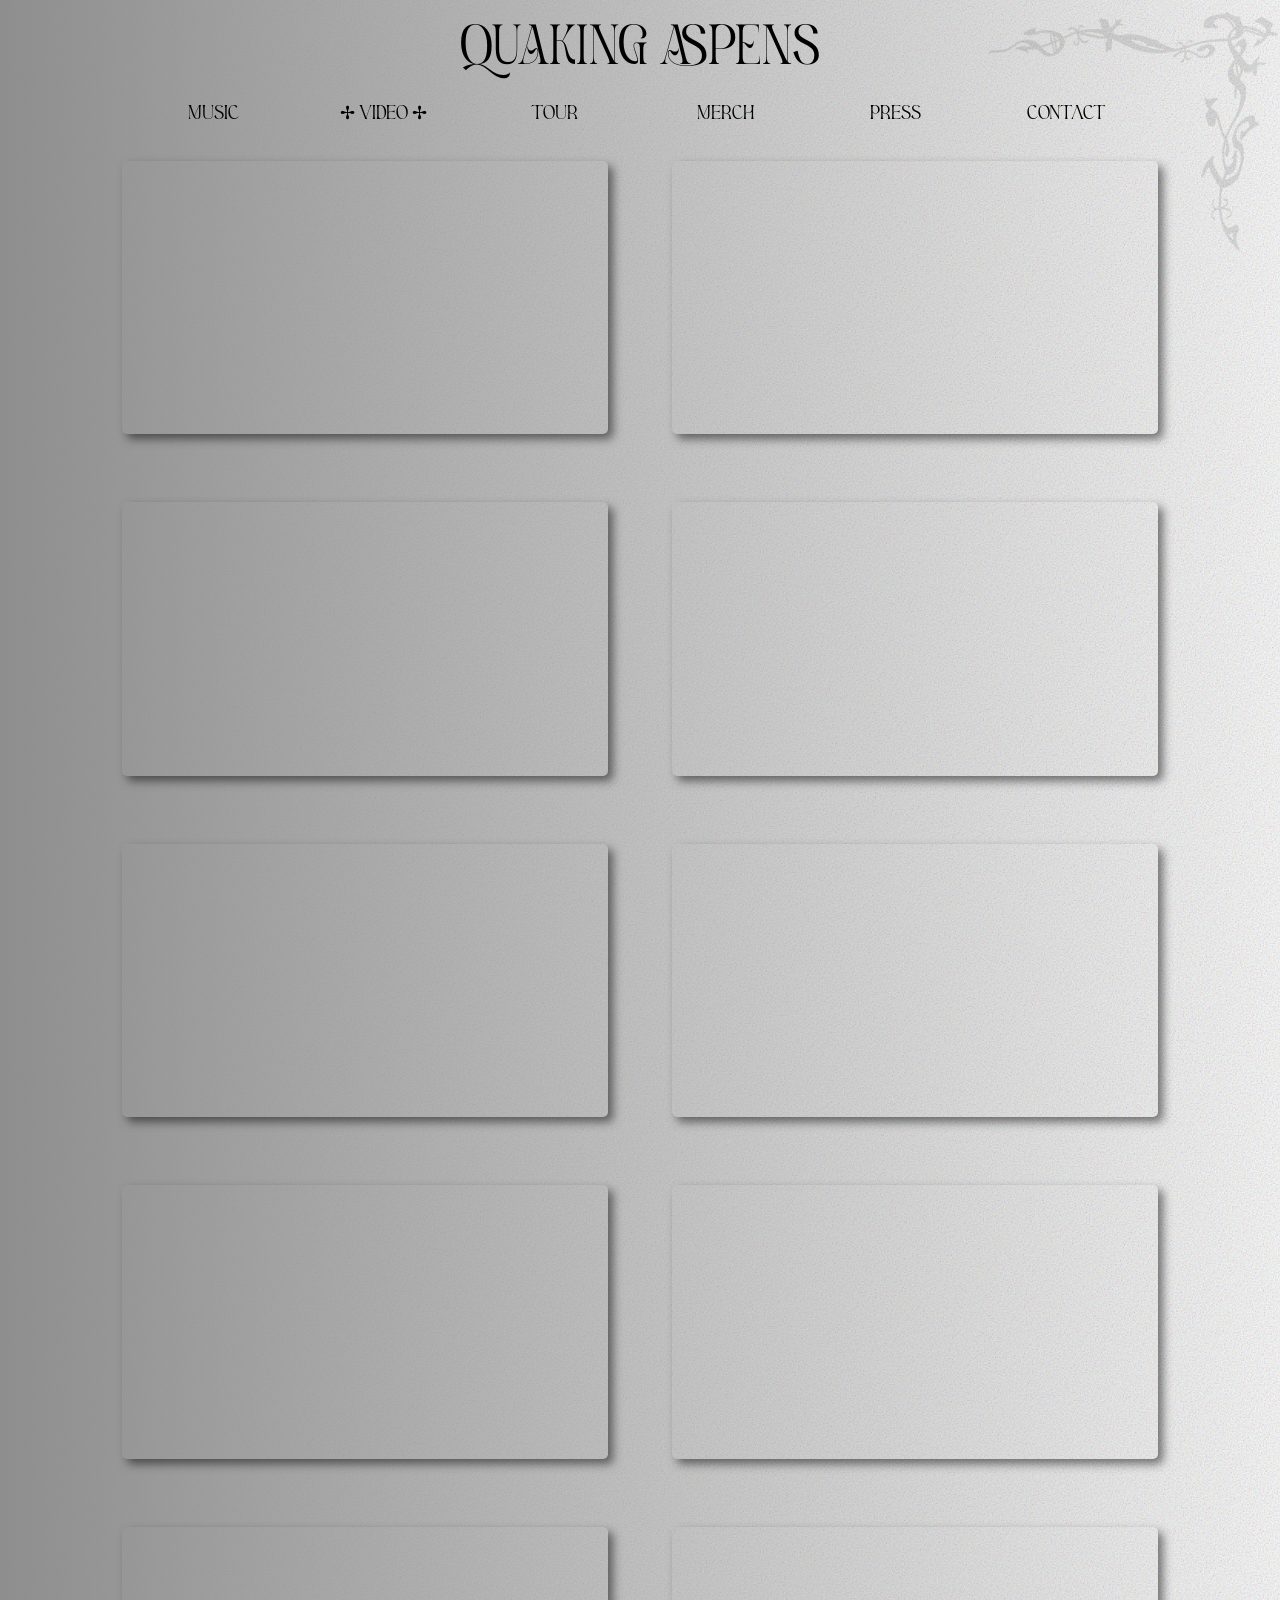
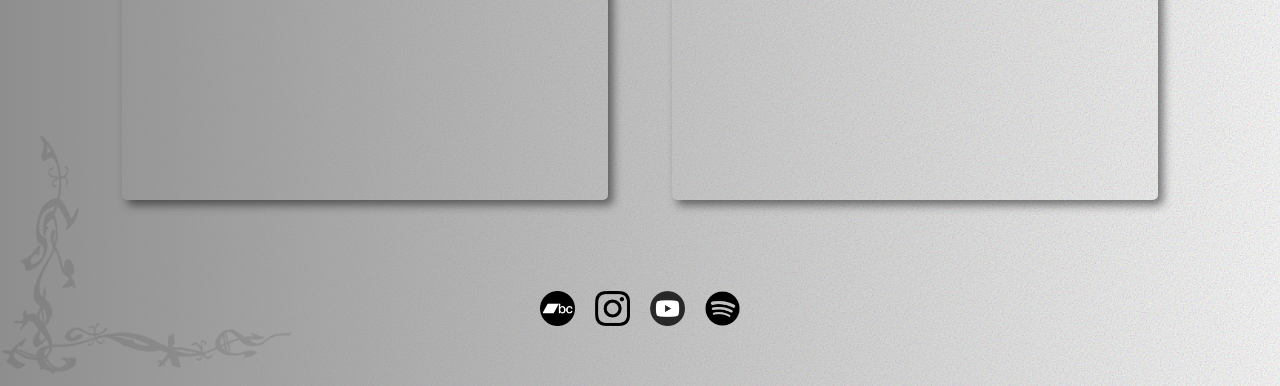
<file: video.html>
<!DOCTYPE html>
<html lang="en">
<head>
    <meta charset="UTF-8">
    <meta name="viewport" content="width=device-width, initial-scale=1.0">
    <link rel="stylesheet" href="style.css">
    <title>Video</title>
    <link rel="icon" type="image/x-icon" href="favicon.webp">
</head>
<body>

    
    <img id="pattern2" src="cornerpattern.webp">
    
    <div class="header">
        <a href="index.html" id="title">QUAKING ASPENS </a>
    </div>

    <div class="navbar">
        <a href="music.html" id="navlink">Music</a>
        <a href="video.html" id="navlink">✢ Video ✢</a>
        <a href="tour.html" id="navlink">Tour</a>
        <a href="merch.html" id="navlink">Merch</a>
        <a href="press.html" id="navlink">Press</a>
        <a href="contact.html" id="navlink">Contact</a>
    </div>

    <!-- Page content below -->
     

    <div class="flex-container-video">


        

       <div class="flex-item-video">
            <iframe class="youtube-video" src="https://www.youtube.com/embed/J6BYU50tiU8?si=btoDPYpgvAwSoO3A" title="YouTube video player" frameborder="0" allow="accelerometer; autoplay; clipboard-write; encrypted-media; gyroscope; picture-in-picture; web-share" referrerpolicy="strict-origin-when-cross-origin" allowfullscreen></iframe>
        </div>

        <div class="flex-item-video">
            <iframe class="youtube-video" src="https://www.youtube.com/embed/jzqqfZoQBMU?si=1aMGNFNEOV2gDnic" title="YouTube video player" frameborder="0" allow="accelerometer; autoplay; clipboard-write; encrypted-media; gyroscope; picture-in-picture; web-share" referrerpolicy="strict-origin-when-cross-origin" allowfullscreen></iframe>
        </div>

        <div class="flex-item-video">
            <iframe class="youtube-video" src="https://www.youtube.com/embed/_-Icg-33_94?si=4OTik9JDlL-P2m9_" title="YouTube video player" frameborder="0" allow="accelerometer; autoplay; clipboard-write; encrypted-media; gyroscope; picture-in-picture; web-share" referrerpolicy="strict-origin-when-cross-origin" allowfullscreen></iframe>
        </div>

        <div class="flex-item-video">
            <iframe class="youtube-video" src="https://www.youtube.com/embed/EqeTCrshJSw?si=Nb6S3lmd1LHgrZlB" title="YouTube video player" frameborder="0" allow="accelerometer; autoplay; clipboard-write; encrypted-media; gyroscope; picture-in-picture; web-share" referrerpolicy="strict-origin-when-cross-origin" allowfullscreen></iframe>
        </div>


        <div class="flex-item-video">
            <iframe class="youtube-video" src="https://www.youtube.com/embed/ucz77WFWuUk?si=sWpyiDB3SNpwgwTV" title="YouTube video player" frameborder="0" allow="accelerometer; autoplay; clipboard-write; encrypted-media; gyroscope; picture-in-picture; web-share" referrerpolicy="strict-origin-when-cross-origin" allowfullscreen></iframe>
        </div>

       

        <div class="flex-item-video">
            <iframe class="youtube-video" src="https://www.youtube.com/embed/yz75Yudf8F4?si=Hw0fCox7KFQvg4vO" title="YouTube video player" frameborder="0" allow="accelerometer; autoplay; clipboard-write; encrypted-media; gyroscope; picture-in-picture; web-share" referrerpolicy="strict-origin-when-cross-origin" allowfullscreen></iframe>
        </div>


        

        <div class="flex-item-video">
            <iframe class="youtube-video" src="https://www.youtube.com/embed/JjoDReRXR0U?si=e2Gjj5ZZxUtin48U" title="YouTube video player" frameborder="0" allow="accelerometer; autoplay; clipboard-write; encrypted-media; gyroscope; picture-in-picture; web-share" referrerpolicy="strict-origin-when-cross-origin" allowfullscreen></iframe>
        </div>

        <div class="flex-item-video">
            <iframe class="youtube-video" src="https://www.youtube.com/embed/nzBnWZv6tNU?si=IcIQpWGaA-h0kf5R" title="YouTube video player" frameborder="0" allow="accelerometer; autoplay; clipboard-write; encrypted-media; gyroscope; picture-in-picture; web-share" referrerpolicy="strict-origin-when-cross-origin" allowfullscreen></iframe>
        </div>

        <div class="flex-item-video">
            <iframe class="youtube-video" src="https://www.youtube.com/embed/wSxRG9J73q0?si=uj59Vdk9WWH2ayf1" title="YouTube video player" frameborder="0" allow="accelerometer; autoplay; clipboard-write; encrypted-media; gyroscope; picture-in-picture; web-share" referrerpolicy="strict-origin-when-cross-origin" allowfullscreen></iframe>
        </div>

        <div class="flex-item-video">
            <iframe class="youtube-video" src="https://www.youtube.com/embed/mvyaSWIvQvQ?si=Pn6r0L-oMUYe6XvN" title="YouTube video player" frameborder="0" allow="accelerometer; autoplay; clipboard-write; encrypted-media; gyroscope; picture-in-picture; web-share" referrerpolicy="strict-origin-when-cross-origin" allowfullscreen></iframe>
        </div>

    </div>

  <!--Footer below-->

  <div class="socialbar">
        
    <a target="_blank" href="https://quakingaspens.bandcamp.com/music" id="sociallink">
    <img src="bandcamp-button-bc-circle-black-128.webp" class="social-icon">
    </a>

    <a target="_blank" href="https://www.instagram.com/quakingaspensmusic/" id="sociallink">
    <img src="Instagram_Glyph_Black.webp" class="social-icon">
    </a>

    <a target="_blank" href="https://www.youtube.com/@quakingaspensmusic" id="sociallink">
    <img src="youtube_social_circle_dark.webp" class="social-icon">
    </a>

    <a target="_blank" href="https://open.spotify.com/artist/0eVCmlLTmqU6PTSJ8fuEu4?si=Vu3pYv-vTr2m-DInXV5X5Q" id="sociallink">
        <img src="Spotify_Primary_Logo_RGB_Black.webp" class="social-icon">
        </a>
    
</div>

<div id="bottom-pattern-container">
            <img id="pattern1" src="cornerpattern.webp">
        </div>
    
</body>
</html>
</file>
<file: style.css>
* {
    margin: 0px;
    padding: 0px;
    box-sizing: border-box;
    /* border: 1px solid; */
}

:root {
  --shadow: 5px 5px 10px 0 rgba(0, 0, 0, 0.5);
}

@font-face {
    font-family: argaka;
    src: url(ArgakaFashion-Regular.otf);
  }
@font-face {
    font-family: aesthetic;
    src: url(Aesthetic-Regular.ttf)
}

a:link {
    text-decoration: none;
  }  
  a:visited {
    text-decoration: none;
  }  
  a:hover {
    text-decoration: none;
  }  
  a:active {
    text-decoration: none;
  }
a:link {
    color: rgb(0, 0, 0);
  }
  a:visited {
    color: rgb(0, 0, 0);
  }
    a:hover {
    color: rgb(84, 84, 84);
  }  
  a:active {
    color: rgb(0, 0, 0);
  }


body {
    
        background-image: linear-gradient(to right, rgb(142, 142, 142), rgba(0, 0, 0, 0)), url(noise.svg); 
       
        
}

#bottom-pattern-container {
  position: relative;
}

#pattern1 {
  position: absolute;
  bottom: 0px;
  width: 300px;
  rotate: 180deg;
  
  opacity: 0.1;
  

  z-index: -10;
}

#pattern2 {
  position: absolute;
  top: 0px;
  right: 0px;
  width: 300px;

  opacity: 0.1;

    z-index: -10;
}

/* @media only screen and (max-width: 768px) {
  #pattern1, #pattern2 {
    
    opacity: 0.1;
  }
} */

.header {
    display: grid;
    justify-content: center;
    align-items: center;
    height: fit-content;
    padding: 10px;
    
    /* border: 1px solid black; */
    overflow: hidden;
}

#title {
    font-family: argaka;
    font-size: 3.5em;
    text-align: center;
    
       
}

#title:hover {
    
    transform: scale(1.01);
}

.navbar {
    display: grid;
    justify-content: center;
    align-items: center;
    height: 150px;
    overflow: hidden;

    /* border: 1px solid black; */
    
}

@media only screen and (min-width: 768px) {
    .navbar {
        display: grid;
        grid-template-columns: 1fr 1fr 1fr 1fr 1fr 1fr;
        margin-left: 10%;
        margin-right: 10%;
        justify-content: center;
        align-items: center;
        height: 30px;
    }

}









#navlink {
    text-align: center; 
    font-family: aesthetic;
    font-size: 1.1em;    
white-space: nowrap;
    overflow: visible;

}

#navlink:hover {
     transform: scale(1.05);
}

/* GLOBAL */

p1 {
  font-family:monospace;
}

h1 {
  font-family: aesthetic;
  font-size: 1.5em;
}

h2 {
  font-family: aesthetic;
  font-size: 1.15em;
}

/* LANDING PAGE */

.landing-container {
  display: grid;
  grid-template-columns: 10% auto 10%;
  
  /* border: 1px solid black; */
  
}




@media only screen and (min-width: 768px) {
  .landing-container {
    grid-template-columns: 1fr auto 1fr;
  }

}






#landingimg {
  width: 500px;
  max-width: 100%;
  height: auto;
  /* width: 450px; */
  border-radius: 12px;
  box-shadow: var(--shadow);
  margin-top: 40px;  
  margin-bottom: 20px;
  transition: 1s;
  /* border: 1px solid black; */
  
  }

#landingimg:hover {
  filter: invert(20%)
}



/* MUSIC */

/* MOBILE */

.music-flex-container {
  margin-top: 30px;
  margin-left: auto;
  margin-right: auto;
  max-width: 800px;
  /* height: 1000px; */

  display: flex;
  flex-direction: column;
 
  justify-content: center;
  align-items: center;
  
  
  /* border: 1px solid black */
}

.track-container-r, .track-container-l  {
  /* border: 1px solid rgb(255, 0, 0); */
  display: flex;
  flex-direction: column;
  justify-content: center;
  align-items: center;

  width: 100%;
}



.cover-art-r, .cover-art-l {

  margin-top: 10px;
  width: 500px;
  max-width: 90%;
  height: auto;
  box-shadow: var(--shadow);
  border-radius: 5px;
 
}



.bc-player-l, .bc-player-r {
  margin-top: 10px;
  
  display: flex;
  justify-content: center;
  align-items: center;

  /* border: 1px solid blue; */
}

.bcPlayer {
  width: 450px;
  max-width: 90%;
    border-radius: 5px;
    /* box-shadow: var(--shadow); */
}



/* DESKTOP */

@media only screen and (min-width: 768px){

.track-container-r {
 
  display: flex;
  flex-direction: row;
  justify-content: space-between;
  
  align-items: normal;
  /* border: 1px solid black; */
}

.track-container-l {
 
  display: flex;
  flex-direction: row-reverse;
  justify-content: space-between;
  
  align-items: normal;
  /* border: 1px solid black; */
}

.bc-player-l, .bc-player-r {
  margin-top: 10px;
  
  display: block;


  /* border: 1px solid blue; */
}

.cover-art-r {
  
  width: 400px;
  
  height: auto;
  position:relative;
  left: 5%;
  
  
}

.bc-player-r {
  
  position: relative;
  top: 45px;
  right: 70px;
}

.cover-art-l {
  
   width: 400px;
     
  height: auto;
  position:relative;
  right: 30px;
 
}

.bc-player-l {
  position: relative;
  top: 45px;
  left: 70px;
}


}




/* old music below */



/* VIDEO */

.flex-container-video {
  display: flex;
  flex-wrap: wrap;
  justify-content: center;
  /* padding-top: 30px; */
   /* padding-left: 50px;
  padding-right: 50px;  */
}

.flex-item-video {
  padding: 32px;
  width: 550px;
  

}

.youtube-video {
  aspect-ratio: 16 / 9;
  width: 100%;
  border-radius: 5px;
  box-shadow: var(--shadow);
}

  /* TOUR */

.tour-header, .tour-list {
  display:block;
  /* border: 1px,solid,black; */
  text-align: center;
  margin-top: 50px;
}

.hh-poster-container{
  margin-top: 25px;
  display: flex;
  flex-wrap: wrap;
  justify-content: center;
  align-items: center;
}

.hh-poster {
    width: 435px; 
        

    max-width: 100%;
    /* height: 435px; */
        height: auto;

    margin: 10px;
    object-fit: cover;

    /* border-radius: 12px; */
  box-shadow: var(--shadow);
  transition: 0.5s;
}

.hh-poster:hover {
  filter: invert(20%);
}

/* MERCH */

#merch-landing {
  margin: 80px;
  display: block;
  text-align: center;
  
}

#merch-showgrid{
  
  display: flex;
  justify-content: center;
  align-items: center;
  flex-wrap: wrap;

  margin: 50px;
}

.merch-img {
  height: 450px;
  margin: 10px;
}

/* PRESS */

/* pics */

svg {
  position: relative;
  top: 3.5px;
}


#pic-section-layout {
  display: grid;
  grid-template-columns: 0% 100% 0%;
  /* border: 1px solid black; */
}

#flex-container-pics {
  display:flex;
  flex-wrap: wrap;
  justify-content: center;
  /* padding-top: 20px; */
  /* border: 1px solid black; */
}

#flex-item-pic {
  padding: 20px;
  cursor:pointer;
  position: relative;

  /* border: 1px solid blue; */
}

.press-img {
  width: 350px;
  max-width: 100%;
  aspect-ratio: 1.51 / 1;
  border-radius: 5px;
  object-fit: cover;
  /* object-position: 0% 30%; */
  box-shadow: var(--shadow);
  
  /* border: 1px solid red; */
}



.press-pic-overlay {
  position:absolute;
  bottom: 30px;
  width: 350px;
  display: none;
  justify-content: space-between;
  

  font-family: monospace;
  color: white;

  /* border: 1px solid green ; */
}

/* .press-img:hover {
  opacity: 0.9;
  filter: grayscale();
    
} */

/* text */

#press-page {
  display: grid;
  grid-template-columns: 10% 80% 10%;

  /* border: 1px solid rgb(255, 0, 0); */
}

#press-item {
  display: block;
  justify-items: center;
  text-align: center;
}

#bio, #quotes {
  background-color:  rgb(187, 187, 187);
  border-radius: 5px;
  /* border: 1px solid rgba(0, 0, 0, 0.505); */
  margin: 8px;
  padding: 8px;
  max-width: 800px;

}

#bio:hover, #quotes:hover {
   box-shadow: var(--shadow);
}

/* logo */

#logo {
  max-width:100%;
  width: 450px;
  height: auto;

  /* border: 1px solid green; */

}

#copyButton {
  font-family: monospace;
  border: none;
  background-color: transparent;
   
}

#copyButton:hover {
  cursor: pointer;
  color: rgb(84, 84, 84);
}

  /* CONTACT */


.flex-container-contact {

  display: grid;
  grid-template-columns: auto;
  justify-content: center;
  align-items: center;
  /* border: 1px,solid,black; */
  height: 55vh;
  
 
}
.flex-item-contact {
  margin-top:50px;
  text-align: center;
  /* border: 1px,solid,black; */
}

span.email b {
	display: none;
}





/* SOCIAL LINKS */

.socialbar {
  display: grid;
  grid-template-columns: auto auto auto auto;
  justify-content: center;
  align-items: center;
  height: 150px;

  /* border: 1px, solid, black; */
  overflow: hidden;
}

.social-icon {
  height: 35px;
  width: 35px;
 
  
  margin-left: 10px;
  margin-right: 10px;
  /* border: 1px, solid, black; */
}

.social-icon:hover {
  filter: opacity(75%);
}

@media only screen and (max-width: 250px) {
  .socialbar {
    display: flex;
    flex-direction: column;
  }


}


/* EPK */

#epk-header {
  display: flex;
  justify-content: center;
  align-items: center;
}
#epk-header-img {
  max-width: 80%;
  
  
  margin-left: 10%;
  margin-right: 10%;
}

#epk-section-1, #epk-section-2  {
  margin-left: 10%;
  margin-right: 10%;
  margin-bottom: 42px;
  padding: 10px;

  display: grid;
  grid-template-columns: 49% 1% 49%;

  /* border: 1px solid black; */
}

@media screen and (max-width: 992px) {
 #epk-section-1, #epk-section-2 {
  margin-left: 5%;
  margin-right: 5%;
  margin-bottom: 42px;
  padding: 5px;

  display: flex;
  flex-direction: column;
 }
 #epk-video-section{
  margin-left: 5%;
  margin-right: 5%;
 }



}



#epk-video-section {
  margin-left: 10%;
  margin-right: 10%;

  margin-bottom: 45px;
  /* border: 1px solid black; */
  display: flex;
  justify-content: center;
  align-items: center;
  flex-direction: column;
}

#epk-main-video{
  /* border: 1px solid black; */
  display: flex;
  justify-content: center;
  align-items: center;
}


#epk-videos {
  /* margin-left: 10%;
  margin-right: 10%; */

  padding: 5px;

  display: flex;
  justify-content: center;
  align-items: center;
  flex-wrap: wrap;
}

.epk-youtube-video{
  width: 450px;
  aspect-ratio: 16/9;
 
  margin: 5px;
}

@media screen and (max-width: 576px) {
 .epk-youtube-video{
  width: 350px;
  aspect-ratio: 16/9;
 
  margin: 5px;
}

#epk-social-section {
  /* border: 1px solid black; */
display: flex;
justify-content: center;
align-items: center;
flex-direction: column;

  
  padding: 0px;
  
}

}

#epk-social-section {
  /* border: 1px solid black; */

  margin-left: 10%;
  margin-right: 10%;
  margin-bottom: 42px;
  padding: 10px;
  
}



#epk-social-bar {
  width: 100%;
  display: flex;
  /* justify-content: space-between; */
  align-items: center;
  margin-bottom: 42px;
}

#epk-socials-scroll-container {
/* width: 100%; */
/* border: 1px solid black; */
display: flex;
justify-content: center;
align-items: center;
flex-wrap: wrap;

}

.epk-social-icon {
  width: 42px;
  margin-right: 20px;
}

#epk-divider{
  display: flex;
  justify-content: center;
  align-items: center;
  background-color: black;
  width: 1px;
}

.epk-p{
  font-family: monospace;
}



.epk-scroll{
  max-width: 300px;
  margin: 10px;
}



#epk-live-highlights {
  margin-left: 10%;
  margin-right: 10%;
  margin-bottom: 42px;
  padding: 10px;

  display: flex;
  justify-content: center;
  align-items: center;
  flex-direction: column;

  text-align: center;
}

#epk-press-photo-section {
  margin-left: 10%;
  margin-right: 10%;
 
  padding: 10px;

 display: flex;
 justify-content: center;
 align-items: center;
 flex-direction: column;

 
}

#epk-press-photo-container-container {
  display: flex;
  justify-content: center;
  align-items: center;
  flex-wrap: wrap;

  /* border: 1px solid black; */
}

.epk-press-photo-container {
 
  display: flex;
  justify-content: center;
  align-items: center;
  flex-direction: column;
  margin: 5px;
  /* border: 1px solid RED; */
  
  
}

.epk-press-photo {
  max-width: 100%;
  height: auto;
}
</file>
